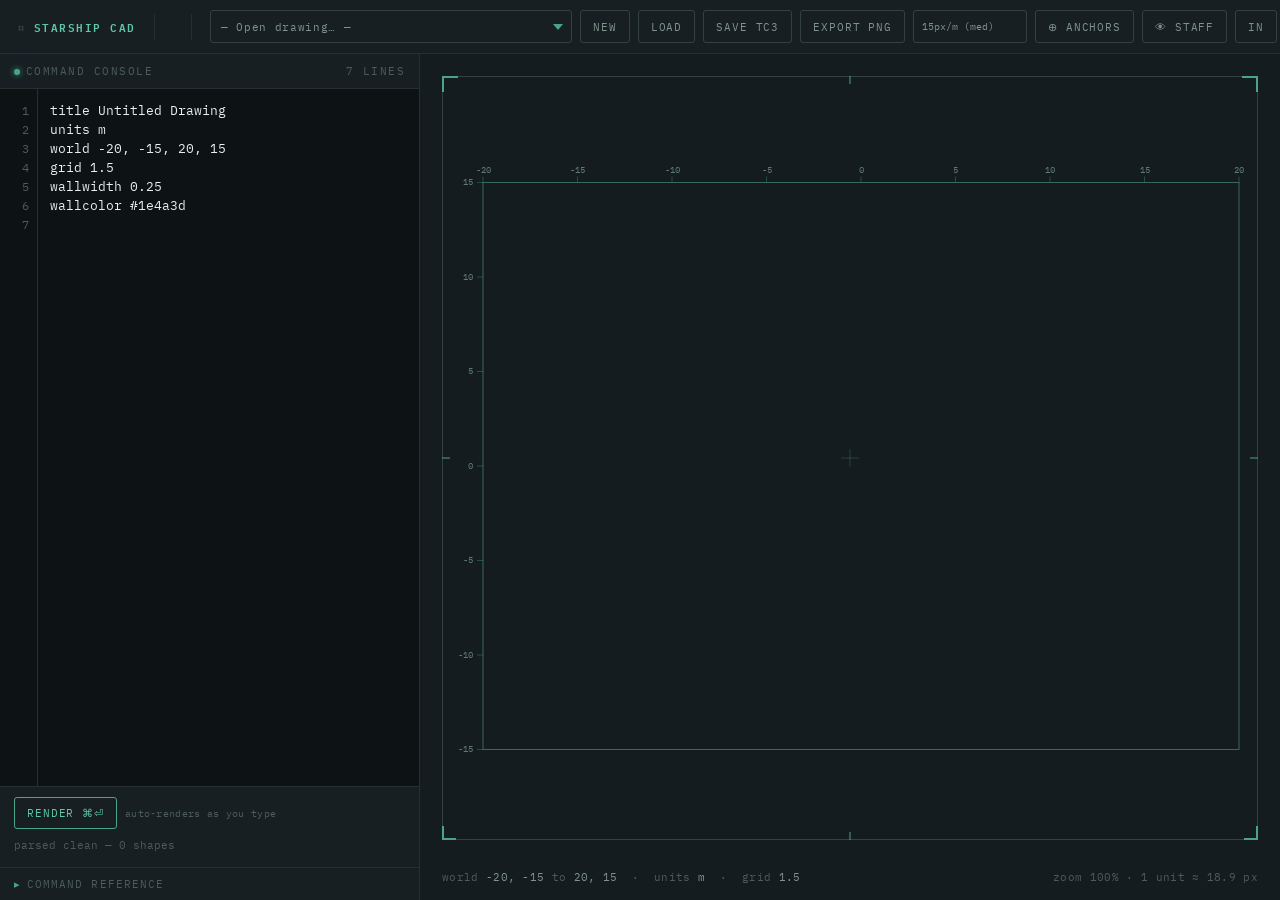
<file: index.html>
<!DOCTYPE html>
<html lang="en">
<head>
<meta charset="UTF-8">
<meta name="viewport" content="width=device-width, initial-scale=1.0">
<title>Starship CAD</title>
<link rel="stylesheet" href="css/cad.css?v=208">
<link href="https://fonts.cdnfonts.com/css/univers" rel="stylesheet">
</head>
<body>
<div class="app">

  <header class="headerbar">
    <div class="brand">⌗ <b>STARSHIP&nbsp;CAD</b></div>
    <div class="doc-title-wrap">
      <div class="doc-title" id="titleDisplay">Untitled Drawing</div>

    </div>
    <div class="toolbar">
      <select id="drawingSelect" title="Load a drawing template"></select>
      <button class="btn" id="btnNew">New</button>
      <button class="btn" id="btnLoad">Load</button>
      <button class="btn" id="btnSave">Save TC3</button>
      <button class="btn" id="btnPng">Export PNG</button>
      <select id="exportRes" title="Export resolution (px per metre)" style="appearance:none;background:var(--bg-panel);border:1px solid var(--hairline-bright);color:var(--text-muted);font-family:var(--mono);font-size:10px;padding:6px 8px;border-radius:3px;cursor:pointer;">
        <option value="10">10px/m (low)</option>
        <option value="15" selected>15px/m (med)</option>
        <option value="30">30px/m (high)</option>
        <option value="50">50px/m (print)</option>
        <option value="100">100px/m (hi-res)</option>
        <option value="150">150px/m (150dpi)</option>
      </select>
      <button class="btn" id="btnDebug" title="Show bounding corners and centers">⊕ Anchors</button>
      <button class="btn" id="btnStaff" title="Toggle staff/security corridors">👁 Staff</button>
      <button class="btn" id="btnInches" title="Toggle ruler units (m / in @ 1.5m=1in)">in</button>
      <a href="component-editor.html" class="btn" target="_blank" title="Open Component Designer">⬡ Components</a>
      <span style="width:1px;background:var(--hairline);align-self:stretch;margin:4px 2px;display:inline-block;"></span>
      <button class="btn" id="btnZoomIn"  title="Zoom in (+)">＋</button>
      <button class="btn" id="btnZoomOut" title="Zoom out (−)">－</button>
      <button class="btn" id="btnZoomReset" title="Reset zoom (1)">1:1</button>
      <a href="component-editor.html" class="btn" title="Open component designer">⬡ Components</a>
      <input type="file" id="fileInput" accept="application/json,.json,.tc3">
    </div>
  </header>

  <div class="body">

    <section class="console">
      <div class="console-label">
        <span><span class="status-dot" id="statusDot"></span>Command Console</span>
        <span id="lineCount">0 lines</span>
      </div>
      <div class="editor-wrap">
        <div class="gutter" id="gutter"><div>1</div></div>
        <textarea id="script" spellcheck="false" autocapitalize="off" autocorrect="off"></textarea>
      </div>
      <div class="console-footer">
        <div class="render-row">
          <button class="btn primary" id="btnRender">Render ⌘⏎</button>
          <span class="hint">auto-renders as you type</span>
        </div>
        <div class="log" id="log"></div>
      </div>
      <details class="reference">
        <summary>Command Reference</summary>
        <div class="reference-body">
          <span class="ex"><code>title Deck 3 — Cargo Bay</code><br>Sets the drawing title (shown above, Optima).</span>
          <span class="ex"><code>units m</code><br>Label for the working unit. Cosmetic only — all coordinates are already in this unit.</span>
          <span class="ex"><code>world x1, y1, x2, y2</code><br>Defines the real-world bounding box shown on the drafting surface.</span>
          <span class="ex"><code>grid 1.5</code><br>Optional. Spacing of the structure grid, default 1.5.</span>
          <span class="ex"><code>wallwidth 0.2</code><br>Optional. Default wall/outline thickness, default 0.2.</span>
          <span class="ex"><code>featurethickness 0.1</code><br>Optional. Line thickness used for feature details like door panel outlines, default 0.1 m.</span>
          <span class="ex"><code>wallcolor #22574A</code><br>Optional. Sets the wall/outline/label colour for all shapes that follow. Use 3- or 6-digit hex. Per-shape override: append <code>#hex</code> at the end of any <code>rect</code>, <code>oval</code>, <code>semicircle</code>, or <code>wall</code> line.</span>
          <span class="ex"><strong>Colons are optional</strong> everywhere: <code>rect -18 3 -10.5 -3</code> and <code>^text Bridge</code> work the same as <code>rect: -18, 3, -10.5, -3</code> and <code>^text: Bridge</code>. Commas between numbers are optional too.</span>
          <span class="ex"><code>rect x1, y1, x2, y2</code><br>Draws a rectangular structure — white fill, gridded, outlined.</span>
          <span class="ex"><code>oval x1, y1, x2, y2</code><br>Draws an elliptical structure inside the given bounding box.</span>
          <span class="ex"><code>semicircle x1, y1, x2, y2, direction [flags]</code><br>Half-ellipse structure. Direction is which side the <em>flat edge</em> faces: <code>left</code> <code>right</code> <code>top</code> <code>bottom</code>. Optional flags: <code>noflatwall</code> suppresses the closing straight edge; <code>noleftwall</code> <code>norightwall</code> <code>notopwall</code> <code>nobottomwall</code> suppress individual sides; <code>nowall</code> suppresses all outlines.</span>
          <span class="ex"><code>polyroom</code> … <code>endpolyroom</code><br>Fills a room of any shape. Put the <code>wall:</code> lines that enclose it between the two commands. Walls must meet end to end, each point joining exactly two walls. The inside is filled and gridded on the same world grid as <code>rect</code>, so neighbouring rooms line up. A second closed loop inside the first makes a hole (a pillar or courtyard). Keep partition walls outside the block. Colour, opacity, wallwidth and an eye icon on a following <code>^</code> line apply to the room and its walls; <code>^text:</code> labels the room.</span>
          <span class="ex"><code>wall x1, y1, x2, y2 [, width]</code><br>Draws a thick structural line. Optional 5th value overrides thickness.</span>
          <span class="ex"><code>hatch x1, y1, x2, y2, angle, spacing [, #hex]</code><br>Fills a rectangle with parallel diagonal lines — white base, clipped lines, outer frame. <code>angle</code> in degrees (e.g. <code>45</code> or <code>-45</code>). <code>spacing</code> in world units (e.g. <code>0.5</code>). Useful for solid walls, structural zones, no-go areas.</span>
          <span class="ex"><code>label x1, y1, x2, y2, text</code><br>Centers TEXT (auto-uppercased) inside the box. <b>Box height controls font size</b> — use the same height on all labels for consistent sizing. <code>text:</code> works too.</span>
          <span class="ex"><code>^text text</code><br>Auto-label centred on previous shape.</span>
          <span class="ex"><code>^textcolor #hex</code><br>Sets the colour of the most recent label.</span>
          <span class="ex"><code>^bg #rrggbb</code><br>Sets a background fill colour on the previous shape. Drawn under the grid.</span>
          <span class="ex"><code>^img url</code><br>Sets a background image on the previous shape. Drawn under the grid, scaled to fit.</span>
          <span class="ex"><code>^opacity 0..1</code><br>Sets fill transparency (0 = clear, 1 = solid). Outline stays fully opaque.</span>
          <span class="ex"><code>^elev meters</code><br>Sets elevation. Higher = lighter fill. Relative to all elevated shapes in the drawing.</span>
          <span class="ex"><code>^wallwidth value</code><br>Overrides global wall thickness for the previous shape only.</span>
          <span class="ex"><code>^translate dx, dy</code><br>Shifts the previous shape by (dx, dy) world units.</span>
          <span class="ex"><code>^rotate angleDeg [, cx, cy]</code><br>Rotates the previous shape around its centre or a given world point.</span>
          <span class="ex"><code>^textoffset dx, dy</code><br>Shifts the label centre by (dx, dy) world units before any rotation. Applied before <code>^rotate-text:</code>.</span>
          <span class="ex"><code>^rotate-text angleDeg</code><br>Rotates the most recent label's text around its (optionally offset) centre. e.g. <code>^rotate-text 90</code> for vertical text.</span>
          <span class="ex"><code>image x1, y1, x2, y2, url</code><br>Loads an image from a URL or relative filename and draws it scaled to the given rect. Shows a placeholder while loading. <code>img:</code> works too.</span>
          <span class="ex"><code>place componentName, x, y [, scale [, angle]]</code><br>Places a component at world position (x,y). Optional scale (default 1) and rotation angle in degrees CCW from +X axis (default 0, facing up = 90°). Built-in: <code>chair_rect</code>, <code>bed</code>.</span>
          <span class="ex"><code>@component myName … @end</code><br>Defines a reusable component in local coords (origin at centre). Supports <code>rect</code>, <code>oval</code>, <code>wall</code>, <code>line</code>, <code>label</code> inside. <code>line:</code> is a detail line using <code>componentthickness</code> with round caps — use it for furniture marks rather than structural walls.</span>
          <span class="ex"><code># comment</code> or <code>// comment</code><br>Ignored.</span>
        </div>
      </details>
    </section>

    <section class="stage">
      <div class="canvas-frame">
        <div id="canvasHost">
          <canvas id="stage-canvas"></canvas>
        </div>
        <span class="tick-bl"></span><span class="tick-br"></span>
        <span class="tick-tm"></span><span class="tick-bm"></span>
        <span class="tick-ml"></span><span class="tick-mr"></span>
        <span class="crosshair-h"></span><span class="crosshair-v"></span>
        <div class="hud" id="hud" style="display:none;"></div>
        <div class="info-bar" id="infoBar" style="display:none;"></div>
      </div>
      <div class="statusline">
        <div id="worldStatus">world undefined</div>
        <div id="scaleStatus"></div>
      </div>
    </section>

  </div>
</div>

<script src="js/cad-constants.js?v=208"></script>
<script src="js/cad-state.js?v=208"></script>
<script src="js/cad-parser.js?v=208"></script>
<script src="js/cad-components.js?v=208"></script>
<script src="js/cad-render.js?v=208"></script>
<script src="js/cad-ui.js?v=208"></script>
<script src="js/cad-actions.js?v=208"></script>
</body>
</html>
</file>
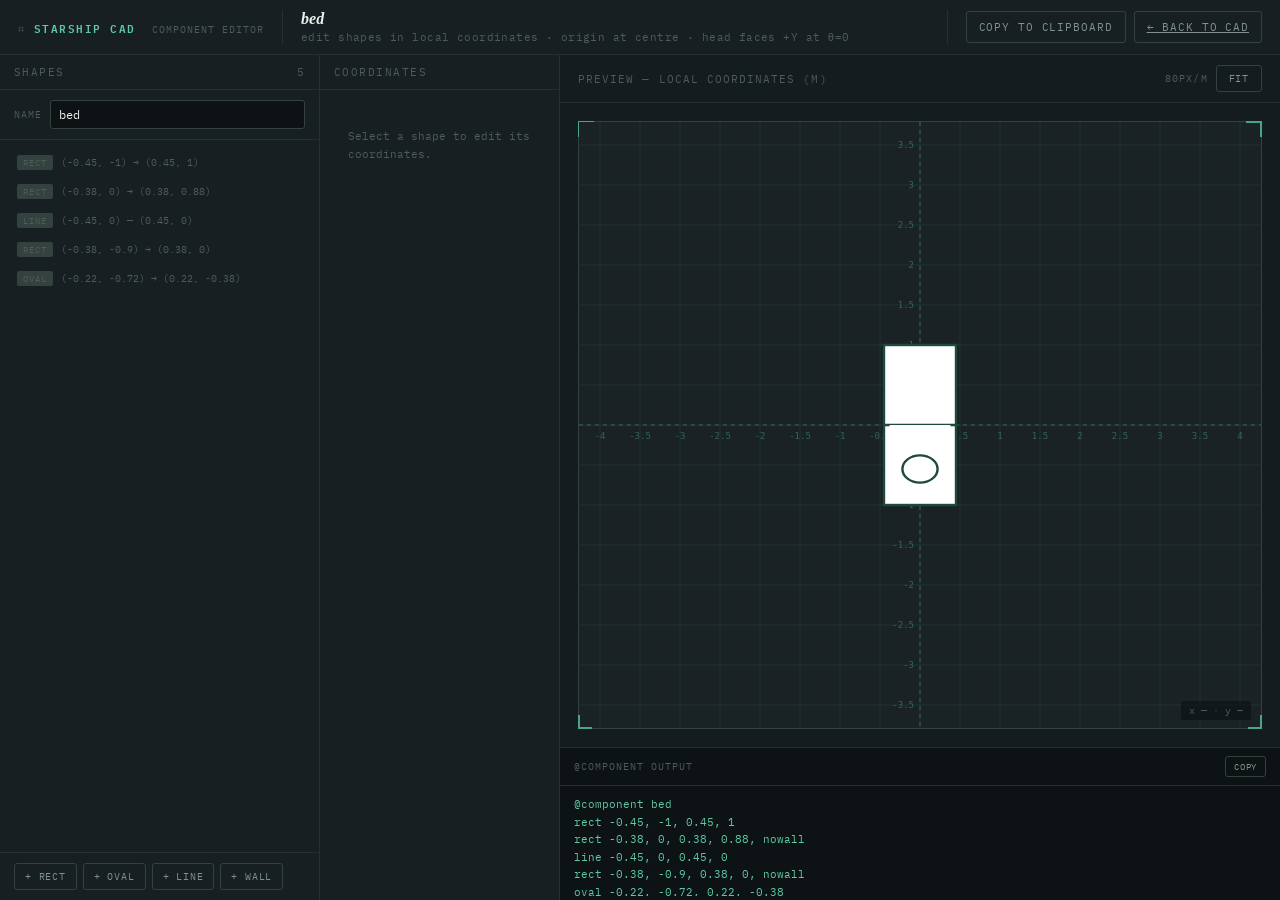
<file: component-editor.html>
<!DOCTYPE html>
<html lang="en">
<head>
<meta charset="UTF-8">
<meta name="viewport" content="width=device-width, initial-scale=1.0">
<title>Starship CAD — Component Editor</title>
<link href="https://fonts.cdnfonts.com/css/univers" rel="stylesheet">
<link rel="stylesheet" href="css/cad.css">
<style>
  /* ── Component Editor overrides ── */
  .app { flex-direction: row; }

  /* Left: shape list panel */
  .shape-panel {
    width: 320px;
    min-width: 280px;
    display: flex;
    flex-direction: column;
    border-right: 1px solid var(--hairline);
    background: var(--bg-panel);
    flex-shrink: 0;
  }
  .panel-header {
    display: flex;
    align-items: center;
    justify-content: space-between;
    padding: 10px 14px;
    border-bottom: 1px solid var(--hairline);
    font-size: 10.5px;
    letter-spacing: 0.14em;
    text-transform: uppercase;
    color: var(--text-faint);
  }
  .comp-name-wrap {
    display: flex;
    align-items: center;
    gap: 8px;
    padding: 10px 14px;
    border-bottom: 1px solid var(--hairline);
  }
  .comp-name-wrap label { font-size: 10px; color: var(--text-faint); letter-spacing: 0.1em; text-transform: uppercase; white-space: nowrap; }
  #compName {
    flex: 1;
    background: var(--bg-console);
    border: 1px solid var(--hairline-bright);
    color: var(--text-primary);
    font-family: var(--mono);
    font-size: 12px;
    padding: 6px 8px;
    border-radius: 3px;
    outline: none;
  }
  #compName:focus { border-color: var(--ink-teal); }

  .shape-list {
    flex: 1;
    overflow-y: auto;
    padding: 8px 0;
  }
  .shape-item {
    display: flex;
    align-items: center;
    gap: 8px;
    padding: 7px 14px;
    cursor: pointer;
    border-left: 3px solid transparent;
    transition: background .1s, border-color .1s;
    font-size: 11px;
    color: var(--text-muted);
  }
  .shape-item:hover { background: rgba(73,165,134,0.06); }
  .shape-item.selected { background: rgba(73,165,134,0.12); border-left-color: var(--ink-teal); color: var(--text-primary); }
  .shape-badge {
    font-size: 9px;
    letter-spacing: 0.1em;
    text-transform: uppercase;
    padding: 2px 6px;
    border-radius: 2px;
    background: var(--hairline-bright);
    color: var(--text-faint);
    flex-shrink: 0;
    min-width: 32px;
    text-align: center;
  }
  .shape-item.selected .shape-badge { background: var(--ink-teal-dim); color: var(--ink-teal-bright); }
  .shape-coords { font-family: var(--mono); font-size: 10px; color: var(--text-faint); overflow: hidden; text-overflow: ellipsis; white-space: nowrap; }

  .add-bar {
    padding: 10px 14px;
    border-top: 1px solid var(--hairline);
    display: flex;
    gap: 6px;
    flex-wrap: wrap;
  }
  .add-bar .btn { font-size: 10px; padding: 6px 10px; }

  /* Centre: coordinate editor */
  .coord-panel {
    width: 240px;
    flex-shrink: 0;
    border-right: 1px solid var(--hairline);
    display: flex;
    flex-direction: column;
    background: var(--bg-panel);
  }
  .coord-header {
    padding: 10px 14px;
    border-bottom: 1px solid var(--hairline);
    font-size: 10.5px;
    letter-spacing: 0.14em;
    text-transform: uppercase;
    color: var(--text-faint);
  }
  .coord-fields {
    flex: 1;
    padding: 14px;
    display: flex;
    flex-direction: column;
    gap: 10px;
    overflow-y: auto;
  }
  .field-group { display: flex; flex-direction: column; gap: 4px; }
  .field-group label { font-size: 10px; color: var(--text-faint); letter-spacing: 0.1em; text-transform: uppercase; }
  .field-row { display: flex; gap: 6px; }
  .field-row input {
    flex: 1;
    background: var(--bg-console);
    border: 1px solid var(--hairline-bright);
    color: var(--text-primary);
    font-family: var(--mono);
    font-size: 12px;
    padding: 7px 8px;
    border-radius: 3px;
    outline: none;
    min-width: 0;
  }
  .field-row input:focus { border-color: var(--ink-teal); }
  .field-row .field-label { font-size: 10px; color: var(--text-faint); padding: 8px 2px; align-self: center; min-width: 14px; }
  .coord-actions { padding: 10px 14px; border-top: 1px solid var(--hairline); display: flex; flex-direction: column; gap: 6px; }
  .check-row { display: flex; align-items: center; gap: 8px; font-size: 11px; color: var(--text-muted); cursor: pointer; }
  .check-row input[type=checkbox] { accent-color: var(--ink-teal); width: 14px; height: 14px; }
  #btnDeleteShape { border-color: var(--error); color: var(--error); }
  #btnDeleteShape:hover { background: rgba(217,119,106,0.1); }
  .empty-state { padding: 24px 14px; font-size: 11px; color: var(--text-faint); line-height: 1.6; }

  /* Right: canvas preview */
  .preview-panel {
    flex: 1;
    display: flex;
    flex-direction: column;
    min-width: 0;
    background: var(--bg-canvas-wrap);
  }
  .preview-header {
    display: flex;
    align-items: center;
    justify-content: space-between;
    padding: 10px 18px;
    border-bottom: 1px solid var(--hairline);
    font-size: 10.5px;
    letter-spacing: 0.1em;
    color: var(--text-faint);
    text-transform: uppercase;
    flex-shrink: 0;
  }
  .preview-header .btn { font-size: 10px; padding: 6px 12px; }
  .canvas-frame {
    flex: 1;
    margin: 18px;
    position: relative;
    border: 1px solid var(--hairline-bright);
  }
  .canvas-frame:before { content:''; position:absolute; top:-1px; left:-1px; width:14px; height:14px; border-top:2px solid var(--ink-teal); border-left:2px solid var(--ink-teal); }
  .canvas-frame:after  { content:''; position:absolute; top:-1px; right:-1px; width:14px; height:14px; border-top:2px solid var(--ink-teal); border-right:2px solid var(--ink-teal); }
  .tick-bl { position:absolute; bottom:-1px; left:-1px; width:14px; height:14px; border-bottom:2px solid var(--ink-teal); border-left:2px solid var(--ink-teal); }
  .tick-br { position:absolute; bottom:-1px; right:-1px; width:14px; height:14px; border-bottom:2px solid var(--ink-teal); border-right:2px solid var(--ink-teal); }
  #previewCanvas { position:absolute; inset:0; width:100%; height:100%; cursor:crosshair; }

  /* Output panel */
  .output-panel {
    flex-shrink: 0;
    border-top: 1px solid var(--hairline);
    background: var(--bg-console);
  }
  .output-header {
    display: flex;
    align-items: center;
    justify-content: space-between;
    padding: 8px 14px;
    border-bottom: 1px solid var(--hairline);
    font-size: 10px;
    letter-spacing: 0.1em;
    text-transform: uppercase;
    color: var(--text-faint);
  }
  #outputText {
    width: 100%;
    height: 110px;
    resize: none;
    background: transparent;
    border: none;
    outline: none;
    color: var(--ink-teal-bright);
    font-family: var(--mono);
    font-size: 11px;
    padding: 10px 14px;
    line-height: 1.6;
    box-sizing: border-box;
  }

  /* HUD crosshair coords */
  .coord-hud {
    position: absolute;
    right: 10px;
    bottom: 8px;
    font-size: 10px;
    color: var(--text-faint);
    background: rgba(13,18,21,0.72);
    padding: 3px 8px;
    border-radius: 3px;
    pointer-events: none;
  }
  .coord-hud b { color: var(--ink-teal-bright); }

  /* Crosshair lines on canvas */
  .ch-h, .ch-v {
    position: absolute;
    background: var(--ink-teal);
    opacity: 0.2;
    pointer-events: none;
  }
  .ch-h { height: 1px; left: 0; right: 0; top: 50%; }
  .ch-v { width: 1px; top: 0; bottom: 0; left: 50%; }
</style>
</head>
<body>
<div class="app" style="flex-direction:column;">

  <!-- Header -->
  <header class="headerbar">
    <div class="brand">⌗ <b>STARSHIP&nbsp;CAD</b> <span style="color:var(--text-faint);margin-left:8px;font-size:10px;letter-spacing:.1em">COMPONENT EDITOR</span></div>
    <div class="doc-title-wrap">
      <div class="doc-title" style="font-size:16px;" id="headerTitle">New Component</div>
      <div class="doc-meta">edit shapes in local coordinates · origin at centre · head faces +Y at θ=0</div>
    </div>
    <div class="toolbar">
      <button class="btn" id="btnCopyOutput" title="Copy @component block to clipboard">Copy to Clipboard</button>
      <a href="index.html" class="btn">← Back to CAD</a>
    </div>
  </header>

  <!-- Body -->
  <div class="body" style="flex:1;min-height:0;">

    <!-- Shape list -->
    <section class="shape-panel">
      <div class="panel-header">
        <span>Shapes</span>
        <span id="shapeCount" style="color:var(--text-faint)">0</span>
      </div>
      <div class="comp-name-wrap">
        <label>Name</label>
        <input type="text" id="compName" value="my_component" placeholder="component name">
      </div>
      <div class="shape-list" id="shapeList"></div>
      <div class="add-bar">
        <button class="btn" data-add="rect">+ Rect</button>
        <button class="btn" data-add="oval">+ Oval</button>
        <button class="btn" data-add="line">+ Line</button>
        <button class="btn" data-add="wall">+ Wall</button>
      </div>
    </section>

    <!-- Coordinate editor -->
    <section class="coord-panel">
      <div class="coord-header">Coordinates</div>
      <div class="coord-fields" id="coordFields">
        <div class="empty-state">Select a shape to edit its coordinates, or add a new shape using the buttons below the list.</div>
      </div>
      <div class="coord-actions" id="coordActions" style="display:none;">
        <label class="check-row"><input type="checkbox" id="chkNowall"> <span>nowall (suppress outline)</span></label>
        <button class="btn" id="btnDeleteShape">Delete Shape</button>
      </div>
    </section>

    <!-- Preview canvas + output -->
    <section class="preview-panel">
      <div class="preview-header">
        <span>Preview — local coordinates (m)</span>
        <div style="display:flex;gap:8px;align-items:center;">
          <span id="zoomLabel" style="font-size:10px;color:var(--text-faint)"></span>
          <button class="btn" id="btnFit">Fit</button>
        </div>
      </div>
      <div class="canvas-frame" id="canvasFrame">
        <div class="ch-h"></div><div class="ch-v"></div>
        <canvas id="previewCanvas"></canvas>
        <span class="tick-bl"></span><span class="tick-br"></span>
        <div class="coord-hud" id="coordHud">x — · y —</div>
      </div>
      <div class="output-panel">
        <div class="output-header">
          <span>@component output</span>
          <button class="btn" id="btnCopyOutput2" style="font-size:9px;padding:4px 8px;">Copy</button>
        </div>
        <textarea id="outputText" readonly></textarea>
      </div>
    </section>

  </div>
</div>

<script>
(function(){

const WALL_COLOR   = '#1e4a3d';
const PAPER_COLOR  = '#ffffff';
const GRID_COLOR   = '#cfd6d2';
const COMP_LW      = 0.03;   // component line width in local units
const GRID_STEP    = 0.5;    // local grid spacing

// ── State ──────────────────────────────────────────────────────────
let shapes = [];         // array of shape objects
let selectedIdx = -1;    // currently selected shape index
let zoom = 80;           // px per world unit
let panX = 0, panY = 0; // canvas offset in px from centre

// ── DOM ────────────────────────────────────────────────────────────
const el = {
  compName:     document.getElementById('compName'),
  headerTitle:  document.getElementById('headerTitle'),
  shapeList:    document.getElementById('shapeList'),
  shapeCount:   document.getElementById('shapeCount'),
  coordFields:  document.getElementById('coordFields'),
  coordActions: document.getElementById('coordActions'),
  chkNowall:    document.getElementById('chkNowall'),
  btnDelete:    document.getElementById('btnDeleteShape'),
  canvas:       document.getElementById('previewCanvas'),
  canvasFrame:  document.getElementById('canvasFrame'),
  coordHud:     document.getElementById('coordHud'),
  zoomLabel:    document.getElementById('zoomLabel'),
  btnFit:       document.getElementById('btnFit'),
  outputText:   document.getElementById('outputText'),
};
const ctx = el.canvas.getContext('2d');

// ── Coordinate helpers ────────────────────────────────────────────
function toScreen(lx, ly){
  const cw = el.canvas.clientWidth, ch = el.canvas.clientHeight;
  return [ cw/2 + panX + lx * zoom, ch/2 + panY - ly * zoom ];
}
function toLocal(sx, sy){
  const cw = el.canvas.clientWidth, ch = el.canvas.clientHeight;
  return [ (sx - cw/2 - panX) / zoom, -(sy - ch/2 - panY) / zoom ];
}
function r2(n){ return Math.round(n * 100) / 100; }

// ── Render ─────────────────────────────────────────────────────────
function fitCanvas(){
  const dpr = window.devicePixelRatio || 1;
  const frame = el.canvasFrame;
  const w = frame.clientWidth, h = frame.clientHeight;
  el.canvas.width  = Math.max(1, Math.floor(w * dpr));
  el.canvas.height = Math.max(1, Math.floor(h * dpr));
  ctx.setTransform(dpr, 0, 0, dpr, 0, 0);
}

function render(){
  fitCanvas();
  const cw = el.canvas.clientWidth, ch = el.canvas.clientHeight;
  ctx.clearRect(0, 0, cw, ch);

  // background
  ctx.fillStyle = '#1a2226';
  ctx.fillRect(0, 0, cw, ch);

  // grid
  drawGrid(cw, ch);

  // origin crosshair
  const [ox, oy] = toScreen(0, 0);
  ctx.save();
  ctx.strokeStyle = 'rgba(73,165,134,0.5)';
  ctx.lineWidth = 1;
  ctx.setLineDash([4,4]);
  ctx.beginPath(); ctx.moveTo(ox, 0); ctx.lineTo(ox, ch); ctx.stroke();
  ctx.beginPath(); ctx.moveTo(0, oy); ctx.lineTo(cw, oy); ctx.stroke();
  ctx.setLineDash([]);
  ctx.restore();

  // shapes
  shapes.forEach((s, i) => drawShape(s, i === selectedIdx));

  // zoom label
  el.zoomLabel.textContent = `${zoom}px/m`;
}

function drawGrid(cw, ch){
  ctx.save();
  ctx.strokeStyle = 'rgba(73,165,134,0.12)';
  ctx.lineWidth = 1;
  const step = GRID_STEP * zoom;
  const [ox, oy] = toScreen(0, 0);
  for (let x = ox % step; x < cw; x += step){
    ctx.beginPath(); ctx.moveTo(x, 0); ctx.lineTo(x, ch); ctx.stroke();
  }
  for (let y = oy % step; y < ch; y += step){
    ctx.beginPath(); ctx.moveTo(0, y); ctx.lineTo(cw, y); ctx.stroke();
  }
  // ruler labels on axes
  ctx.fillStyle = 'rgba(73,165,134,0.5)';
  ctx.font = '9px monospace';
  ctx.textAlign = 'center';
  for (let v = -10; v <= 10; v += GRID_STEP){
    if (Math.abs(v) < 0.001) continue;
    const [sx] = toScreen(v, 0);
    if (sx > 10 && sx < cw - 10) ctx.fillText(r2(v), sx, oy + 14);
    const [, sy] = toScreen(0, v);
    if (sy > 10 && sy < ch - 10){
      ctx.textAlign = 'right';
      ctx.fillText(r2(v), ox - 6, sy + 3);
      ctx.textAlign = 'center';
    }
  }
  ctx.restore();
}

function drawShape(s, isSelected){
  ctx.save();
  const color = isSelected ? '#5fc9a6' : WALL_COLOR;
  const lw = Math.max(1, COMP_LW * zoom);

  if (s.type === 'rect'){
    const [sx1, sy1] = toScreen(s.x1, s.y1);
    const [sx2, sy2] = toScreen(s.x2, s.y2);
    const x = Math.min(sx1,sx2), y = Math.min(sy1,sy2);
    const w = Math.abs(sx2-sx1), h = Math.abs(sy2-sy1);
    ctx.fillStyle = PAPER_COLOR; ctx.fillRect(x, y, w, h);
    if (!s.nowall){
      ctx.strokeStyle = color; ctx.lineWidth = lw;
      ctx.strokeRect(x, y, w, h);
    }
    if (isSelected){
      ctx.strokeStyle = '#5fc9a6'; ctx.lineWidth = 1.5;
      ctx.setLineDash([4,3]); ctx.strokeRect(x-3, y-3, w+6, h+6);
      ctx.setLineDash([]);
    }
  } else if (s.type === 'oval'){
    const cx = (s.x1+s.x2)/2, cy = (s.y1+s.y2)/2;
    const [scx, scy] = toScreen(cx, cy);
    const rx = Math.abs(s.x2-s.x1)/2*zoom, ry = Math.abs(s.y2-s.y1)/2*zoom;
    ctx.beginPath(); ctx.ellipse(scx, scy, rx, ry, 0, 0, Math.PI*2);
    ctx.fillStyle = PAPER_COLOR; ctx.fill();
    if (!s.nowall){ ctx.strokeStyle = color; ctx.lineWidth = lw; ctx.stroke(); }
    if (isSelected){
      ctx.strokeStyle = '#5fc9a6'; ctx.lineWidth = 1.5;
      ctx.setLineDash([4,3]); ctx.stroke(); ctx.setLineDash([]);
    }
  } else if (s.type === 'line' || s.type === 'wall'){
    const [sx1,sy1] = toScreen(s.x1, s.y1);
    const [sx2,sy2] = toScreen(s.x2, s.y2);
    ctx.strokeStyle = isSelected ? '#5fc9a6' : color;
    ctx.lineWidth = s.type === 'wall' ? Math.max(2, lw*2) : lw;
    ctx.lineCap = s.type === 'wall' ? 'square' : 'round';
    ctx.beginPath(); ctx.moveTo(sx1,sy1); ctx.lineTo(sx2,sy2); ctx.stroke();
  }

  // anchor dots on selected shape
  if (isSelected){
    const pts = s.type === 'line' || s.type === 'wall'
      ? [[s.x1,s.y1],[s.x2,s.y2],[(s.x1+s.x2)/2,(s.y1+s.y2)/2]]
      : [[s.x1,s.y1],[s.x2,s.y1],[s.x1,s.y2],[s.x2,s.y2],[(s.x1+s.x2)/2,(s.y1+s.y2)/2]];
    ctx.fillStyle = '#5fc9a6';
    for (const [lx,ly] of pts){
      const [sx,sy] = toScreen(lx, ly);
      ctx.beginPath(); ctx.arc(sx,sy,3,0,Math.PI*2); ctx.fill();
    }
  }
  ctx.restore();
}

// ── Shape list ─────────────────────────────────────────────────────
function buildShapeList(){
  el.shapeList.innerHTML = '';
  el.shapeCount.textContent = shapes.length;
  shapes.forEach((s, i) => {
    const div = document.createElement('div');
    div.className = 'shape-item' + (i === selectedIdx ? ' selected' : '');
    div.innerHTML = `
      <span class="shape-badge">${s.type}</span>
      <span class="shape-coords">${fmtCoords(s)}</span>`;
    div.addEventListener('click', () => selectShape(i));
    el.shapeList.appendChild(div);
  });
  updateOutput();
}

function fmtCoords(s){
  if (s.type === 'rect' || s.type === 'oval')
    return `(${r2(s.x1)}, ${r2(s.y1)}) → (${r2(s.x2)}, ${r2(s.y2)})`;
  return `(${r2(s.x1)}, ${r2(s.y1)}) — (${r2(s.x2)}, ${r2(s.y2)})`;
}

// ── Selection + coord editor ───────────────────────────────────────
function selectShape(i){
  selectedIdx = i;
  buildShapeList();
  buildCoordEditor();
  render();
}

function buildCoordEditor(){
  const s = shapes[selectedIdx];
  if (!s){ el.coordFields.innerHTML = '<div class="empty-state">Select a shape to edit its coordinates.</div>'; el.coordActions.style.display='none'; return; }
  el.coordActions.style.display = '';

  const hasNowall = s.type === 'rect' || s.type === 'oval';
  el.chkNowall.disabled = !hasNowall;
  el.chkNowall.checked = !!s.nowall;
  el.coordFields.style.display = '';

  if (s.type === 'rect' || s.type === 'oval'){
    el.coordFields.innerHTML = `
      <div class="field-group">
        <label>Corner 1</label>
        <div class="field-row">
          <span class="field-label">x1</span><input type="number" step="0.05" id="fx1" value="${s.x1}">
          <span class="field-label">y1</span><input type="number" step="0.05" id="fy1" value="${s.y1}">
        </div>
      </div>
      <div class="field-group">
        <label>Corner 2</label>
        <div class="field-row">
          <span class="field-label">x2</span><input type="number" step="0.05" id="fx2" value="${s.x2}">
          <span class="field-label">y2</span><input type="number" step="0.05" id="fy2" value="${s.y2}">
        </div>
      </div>`;
  } else {
    el.coordFields.innerHTML = `
      <div class="field-group">
        <label>Start point</label>
        <div class="field-row">
          <span class="field-label">x1</span><input type="number" step="0.05" id="fx1" value="${s.x1}">
          <span class="field-label">y1</span><input type="number" step="0.05" id="fy1" value="${s.y1}">
        </div>
      </div>
      <div class="field-group">
        <label>End point</label>
        <div class="field-row">
          <span class="field-label">x2</span><input type="number" step="0.05" id="fx2" value="${s.x2}">
          <span class="field-label">y2</span><input type="number" step="0.05" id="fy2" value="${s.y2}">
        </div>
      </div>`;
  }

  // wire up inputs
  ['fx1','fy1','fx2','fy2'].forEach(id => {
    const inp = document.getElementById(id);
    if (!inp) return;
    inp.addEventListener('input', () => {
      shapes[selectedIdx][id.slice(1)] = parseFloat(inp.value) || 0;
      buildShapeList();
      render();
    });
  });
}

el.chkNowall.addEventListener('change', () => {
  if (selectedIdx < 0) return;
  shapes[selectedIdx].nowall = el.chkNowall.checked;
  buildShapeList(); render();
});

el.btnDelete.addEventListener('click', () => {
  if (selectedIdx < 0) return;
  shapes.splice(selectedIdx, 1);
  selectedIdx = Math.min(selectedIdx, shapes.length - 1);
  buildShapeList(); buildCoordEditor(); render();
});

// ── Add shape buttons ──────────────────────────────────────────────
document.querySelectorAll('[data-add]').forEach(btn => {
  btn.addEventListener('click', () => {
    const type = btn.dataset.add;
    let s;
    if (type === 'rect')      s = { type:'rect', x1:-0.25, y1:-0.25, x2:0.25, y2:0.25, nowall:false };
    else if (type === 'oval') s = { type:'oval', x1:-0.25, y1:-0.25, x2:0.25, y2:0.25, nowall:false };
    else if (type === 'line') s = { type:'line', x1:-0.25, y1:0, x2:0.25, y2:0 };
    else                      s = { type:'wall', x1:-0.25, y1:0, x2:0.25, y2:0 };
    shapes.push(s);
    selectedIdx = shapes.length - 1;
    buildShapeList(); buildCoordEditor(); render();
  });
});

// ── Component name ─────────────────────────────────────────────────
el.compName.addEventListener('input', () => {
  el.headerTitle.textContent = el.compName.value || 'New Component';
  updateOutput();
});

// ── Output ─────────────────────────────────────────────────────────
function updateOutput(){
  const name = el.compName.value.trim().replace(/\s+/g,'_') || 'my_component';
  const lines = [`@component ${name}`];
  shapes.forEach(s => {
    if (s.type === 'rect'){
      const flags = s.nowall ? ', nowall' : '';
      lines.push(`rect ${r2(s.x1)}, ${r2(s.y1)}, ${r2(s.x2)}, ${r2(s.y2)}${flags}`);
    } else if (s.type === 'oval'){
      const flags = s.nowall ? ', nowall' : '';
      lines.push(`oval ${r2(s.x1)}, ${r2(s.y1)}, ${r2(s.x2)}, ${r2(s.y2)}${flags}`);
    } else if (s.type === 'line'){
      lines.push(`line ${r2(s.x1)}, ${r2(s.y1)}, ${r2(s.x2)}, ${r2(s.y2)}`);
    } else if (s.type === 'wall'){
      lines.push(`wall ${r2(s.x1)}, ${r2(s.y1)}, ${r2(s.x2)}, ${r2(s.y2)}`);
    }
  });
  lines.push('@end');
  el.outputText.value = lines.join('\n');
}

function copyOutput(){
  navigator.clipboard.writeText(el.outputText.value).then(() => {
    const t = document.createElement('div');
    t.textContent = 'Copied to clipboard!';
    t.style.cssText='position:fixed;bottom:20px;right:20px;background:#49a586;color:#fff;padding:10px 16px;border-radius:4px;font-size:13px;z-index:999;font-family:monospace';
    document.body.appendChild(t);
    setTimeout(()=>t.remove(), 2000);
  });
}
document.getElementById('btnCopyOutput').addEventListener('click', copyOutput);
document.getElementById('btnCopyOutput2').addEventListener('click', copyOutput);

// ── Zoom & pan ─────────────────────────────────────────────────────
el.canvas.addEventListener('wheel', e => {
  e.preventDefault();
  const factor = e.deltaY < 0 ? 1.15 : 1/1.15;
  zoom = Math.max(10, Math.min(500, zoom * factor));
  render();
}, { passive: false });

let isPanning = false, panStart = [0,0], panOffset = [0,0];
el.canvas.addEventListener('mousedown', e => {
  if (e.button !== 0) return;
  isPanning = true;
  panStart = [e.clientX - panX, e.clientY - panY];
  el.canvas.style.cursor = 'grabbing';
});
window.addEventListener('mousemove', e => {
  if (isPanning){
    panX = e.clientX - panStart[0];
    panY = e.clientY - panStart[1];
    render();
  }
  // HUD
  const rect = el.canvas.getBoundingClientRect();
  const sx = e.clientX - rect.left, sy = e.clientY - rect.top;
  const [lx, ly] = toLocal(sx, sy);
  el.coordHud.innerHTML = `x <b>${(Math.round(lx*100)/100).toFixed(2)}</b> · y <b>${(Math.round(ly*100)/100).toFixed(2)}</b>`;
});
window.addEventListener('mouseup', () => {
  isPanning = false;
  el.canvas.style.cursor = 'crosshair';
});

el.btnFit.addEventListener('click', () => {
  zoom = 80; panX = 0; panY = 0; render();
});

if (window.ResizeObserver){
  new ResizeObserver(() => render()).observe(el.canvasFrame);
}

// ── Init — load bed as example ─────────────────────────────────────
el.compName.value = 'bed';
el.headerTitle.textContent = 'bed';
shapes = [
  { type:'rect', x1:-0.45, y1:-1.00, x2:0.45, y2:1.00, nowall:false },
  { type:'rect', x1:-0.38, y1: 0.00, x2:0.38, y2:0.88, nowall:true },
  { type:'line', x1:-0.45, y1: 0.00, x2:0.45, y2:0.00 },
  { type:'rect', x1:-0.38, y1:-0.90, x2:0.38, y2:0.00, nowall:true },
  { type:'oval', x1:-0.22, y1:-0.72, x2:0.22, y2:-0.38, nowall:false },
];
buildShapeList();
buildCoordEditor();
render();

})();
</script>
</body>
</html>
</file>
<file: css/cad.css>
@import url('https://fonts.googleapis.com/css2?family=IBM+Plex+Mono:wght@400;500;600;700&display=swap');

  :root{
    --bg-void:#11161a;
    --bg-panel:#171f23;
    --bg-console:#0d1215;
    --bg-canvas-wrap:#151c20;
    --ink-teal:#49a586;
    --ink-teal-bright:#5fc9a6;
    --ink-teal-dim:#284d41;
    --hairline:#25302f;
    --hairline-bright:#33423f;
    --text-primary:#e8efec;
    --text-muted:#7f938c;
    --text-faint:#4c5c58;
    --error:#d9776a;
    --amber:#d1a24a;
    --paper:#ffffff;
    --grid-line:#cfd6d2;
    --wall-color:#1e4a3d;
    --mono: 'IBM Plex Mono', ui-monospace, 'SFMono-Regular', Menlo, Consolas, monospace;
    --title-font: Optima, Candara, 'Noto Serif', Georgia, serif;
  }

  *{ box-sizing:border-box; }
  html,body{ height:100%; }
  body{
    margin:0;
    background:var(--bg-void);
    color:var(--text-primary);
    font-family:var(--mono);
    -webkit-font-smoothing:antialiased;
  }

  .app{
    display:flex;
    flex-direction:column;
    height:100vh;
  }

  /* ---------- Header ---------- */
  .headerbar{
    display:flex;
    align-items:center;
    gap:18px;
    padding:10px 18px;
    background:var(--bg-panel);
    border-bottom:1px solid var(--hairline);
    flex-shrink:0;
  }
  .brand{
    display:flex;
    align-items:baseline;
    gap:8px;
    color:var(--text-faint);
    font-size:11px;
    letter-spacing:0.14em;
    white-space:nowrap;
  }
  .brand b{ color:var(--ink-teal-bright); font-weight:600; }
  .doc-title-wrap{
    flex:1;
    min-width:0;
    border-left:1px solid var(--hairline);
    border-right:1px solid var(--hairline);
    padding:0 18px;
  }
  .doc-title{
    font-family:var(--title-font);
    font-style:italic;
    font-weight:700;
    font-size:22px;
    color:var(--text-primary);
    white-space:nowrap;
    overflow:hidden;
    text-overflow:ellipsis;
  }
  .doc-meta{
    margin-top:2px;
    font-size:10.5px;
    color:var(--text-faint);
    letter-spacing:0.04em;
    white-space:nowrap;
    overflow:hidden;
    text-overflow:ellipsis;
  }
  .doc-meta span{ color:var(--text-muted); }

  .toolbar{ display:flex; gap:8px; flex-shrink:0; }
  .btn{
    appearance:none;
    background:transparent;
    border:1px solid var(--hairline-bright);
    color:var(--text-muted);
    font-family:var(--mono);
    font-size:11px;
    letter-spacing:0.08em;
    text-transform:uppercase;
    padding:8px 12px;
    border-radius:3px;
    cursor:pointer;
    transition:border-color .15s ease, color .15s ease, background .15s ease;
    white-space:nowrap;
  }
  .btn:hover{ border-color:var(--ink-teal); color:var(--text-primary); }
  .btn:active{ background:var(--ink-teal-dim); }
  .btn.primary{ border-color:var(--ink-teal); color:var(--ink-teal-bright); }
  .btn.primary:hover{ background:var(--ink-teal-dim); color:#fff; }
  .btn.confirm{ border-color:var(--error); color:var(--error); }
  .btn.active{ border-color:var(--error); color:var(--error); background:rgba(217,119,106,0.1); }
  input[type=file]{ display:none; }

  /* ---------- Body split ---------- */
  .body{
    flex:1;
    display:flex;
    min-height:0;
  }

  /* ---------- Console (left) ---------- */
  .console{
    width:420px;
    min-width:300px;
    max-width:55vw;
    display:flex;
    flex-direction:column;
    border-right:1px solid var(--hairline);
    background:var(--bg-panel);
  }
  .console-label{
    display:flex;
    align-items:center;
    justify-content:space-between;
    padding:10px 14px;
    font-size:10.5px;
    letter-spacing:0.14em;
    color:var(--text-faint);
    border-bottom:1px solid var(--hairline);
    text-transform:uppercase;
  }
  .console-label .status-dot{
    width:6px; height:6px; border-radius:50%;
    background:var(--ink-teal); display:inline-block; margin-right:6px;
    box-shadow:0 0 6px var(--ink-teal);
  }
  .console-label .status-dot.err{ background:var(--error); box-shadow:0 0 6px var(--error); }

  .editor-wrap{
    flex:1;
    display:flex;
    min-height:0;
    background:var(--bg-console);
    position:relative;
  }
  .gutter{
    width:38px;
    flex-shrink:0;
    padding:12px 0;
    text-align:right;
    color:var(--text-faint);
    font-size:12px;
    line-height:19px;
    overflow:hidden;
    user-select:none;
    border-right:1px solid var(--hairline);
  }
  .gutter div{ padding-right:8px; }
  textarea#script{
    flex:1;
    resize:none;
    border:none;
    outline:none;
    background:transparent;
    color:var(--text-primary);
    font-family:var(--mono);
    font-size:12.5px;
    line-height:19px;
    padding:12px 12px;
    tab-size:2;
    white-space:pre;
    overflow:auto;
  }

  .console-footer{
    border-top:1px solid var(--hairline);
    padding:10px 14px 12px;
    flex-shrink:0;
  }
  .render-row{ display:flex; gap:8px; align-items:center; margin-bottom:8px; }
  .hint{ font-size:10px; color:var(--text-faint); letter-spacing:.03em; }

  .log{
    max-height:130px;
    overflow-y:auto;
    font-size:11px;
    line-height:1.6;
  }
  .log .ok{ color:var(--text-faint); }
  .log .err-line{ color:var(--error); }
  .log .err-line b{ color:#fff; font-weight:600; }

  /* ---------- Reference strip ---------- */
  .reference{
    border-top:1px solid var(--hairline);
    flex-shrink:0;
  }
  .reference summary{
    cursor:pointer;
    padding:9px 14px;
    font-size:10.5px;
    letter-spacing:0.1em;
    text-transform:uppercase;
    color:var(--text-faint);
    list-style:none;
    display:flex;
    align-items:center;
    gap:6px;
  }
  .reference summary::-webkit-details-marker{ display:none; }
  .reference summary:before{ content:'▸'; color:var(--ink-teal); }
  .reference[open] summary:before{ content:'▾'; }
  .reference-body{
    padding:0 14px 14px;
    font-size:11px;
    color:var(--text-muted);
    line-height:1.7;
    max-height:220px;
    overflow-y:auto;
  }
  .reference-body code{ color:var(--ink-teal-bright); }
  .reference-body .ex{ display:block; color:var(--text-faint); margin:2px 0 8px 0; padding-left:2px; border-left:2px solid var(--hairline-bright); padding-left:8px;}

  /* ---------- Canvas panel (right) ---------- */
  .stage{
    flex:1;
    display:flex;
    flex-direction:column;
    min-width:0;
    background:var(--bg-canvas-wrap);
  }
  .canvas-frame{
    flex:1;
    margin:22px;
    position:relative;
    border:1px solid var(--hairline-bright);
    background:transparent;
  }
  .canvas-frame:before, .canvas-frame:after,
  .canvas-frame .tick-br, .canvas-frame .tick-bl{
    content:'';
    position:absolute;
    width:14px; height:14px;
    pointer-events:none;
  }
  .canvas-frame:before{ /* top-left */
    top:-1px; left:-1px;
    border-top:2px solid var(--ink-teal);
    border-left:2px solid var(--ink-teal);
  }
  .canvas-frame:after{ /* top-right */
    top:-1px; right:-1px;
    border-top:2px solid var(--ink-teal);
    border-right:2px solid var(--ink-teal);
  }
  .tick-bl{
    bottom:-1px; left:-1px;
    border-bottom:2px solid var(--ink-teal);
    border-left:2px solid var(--ink-teal);
  }
  .tick-br{
    bottom:-1px; right:-1px;
    border-bottom:2px solid var(--ink-teal);
    border-right:2px solid var(--ink-teal);
  }

  /* midpoint ticks on each edge */
  .tick-tm, .tick-bm, .tick-ml, .tick-mr{
    position:absolute;
    pointer-events:none;
    background:var(--ink-teal);
  }
  .tick-tm{ top:-1px;    left:50%; transform:translateX(-50%); width:1px; height:8px; }
  .tick-bm{ bottom:-1px; left:50%; transform:translateX(-50%); width:1px; height:8px; }
  .tick-ml{ left:-1px;   top:50%;  transform:translateY(-50%); height:1px; width:8px; }
  .tick-mr{ right:-1px;  top:50%;  transform:translateY(-50%); height:1px; width:8px; }

  /* center crosshair */
  .crosshair-h, .crosshair-v{
    position:absolute;
    pointer-events:none;
    background:var(--ink-teal);
    opacity:0.28;
  }
  .crosshair-h{ top:50%; left:50%; transform:translate(-50%,-50%); width:18px; height:1px; }
  .crosshair-v{ top:50%; left:50%; transform:translate(-50%,-50%); width:1px; height:18px; }
  #canvasHost{ position:absolute; inset:0; }
  canvas#stage-canvas{ position:absolute; top:0; left:0; width:100%; height:100%; cursor:crosshair; }

  .hud{
    position:absolute;
    right:10px;
    bottom:8px;
    font-size:10.5px;
    color:var(--text-faint);
    background:rgba(13,18,21,0.72);
    padding:3px 8px;
    border-radius:3px;
    pointer-events:none;
    letter-spacing:.02em;
  }
  .hud b{ color:var(--ink-teal-bright); font-weight:600; }

  .statusline{
    flex-shrink:0;
    display:flex;
    justify-content:space-between;
    padding:8px 22px 16px;
    font-size:10.5px;
    color:var(--text-faint);
    letter-spacing:.03em;
  }
  .statusline span{ color:var(--text-muted); }

  /* scrollbars */
  ::-webkit-scrollbar{ width:9px; height:9px; }
  ::-webkit-scrollbar-track{ background:transparent; }
  ::-webkit-scrollbar-thumb{ background:var(--hairline-bright); border-radius:5px; }
  ::-webkit-scrollbar-thumb:hover{ background:var(--ink-teal-dim); }

  @media (max-width: 860px){
    .body{ flex-direction:column; }
    .console{ width:100%; max-width:none; height:46vh; border-right:none; border-bottom:1px solid var(--hairline); }
    .doc-title-wrap{ padding:0 10px; }
    .brand{ display:none; }
  }

/* drawings dropdown */
#drawingSelect {
  appearance: none;
  background: var(--bg-panel);
  border: 1px solid var(--hairline-bright);
  color: var(--text-muted);
  font-family: var(--mono);
  font-size: 11px;
  letter-spacing: 0.06em;
  padding: 8px 28px 8px 10px;
  border-radius: 3px;
  cursor: pointer;
  background-image: url("data:image/svg+xml,%3Csvg xmlns='http://www.w3.org/2000/svg' width='10' height='6'%3E%3Cpath d='M0 0l5 6 5-6z' fill='%2349a586'/%3E%3C/svg%3E");
  background-repeat: no-repeat;
  background-position: right 8px center;
  transition: border-color .15s ease;
}
#drawingSelect:hover { border-color: var(--ink-teal); color: var(--text-primary); }
#drawingSelect option { background: var(--bg-panel); color: var(--text-primary); }

/* info bar — upper right of canvas frame */
.info-bar {
  position: absolute;
  top: 8px;
  right: 10px;
  font-size: 10.5px;
  color: var(--text-faint);
  background: rgba(13,18,21,0.72);
  padding: 3px 8px;
  border-radius: 3px;
  pointer-events: none;
  letter-spacing: .02em;
  white-space: nowrap;
}
.info-bar b { color: var(--ink-teal-bright); font-weight: 600; }
</file>
